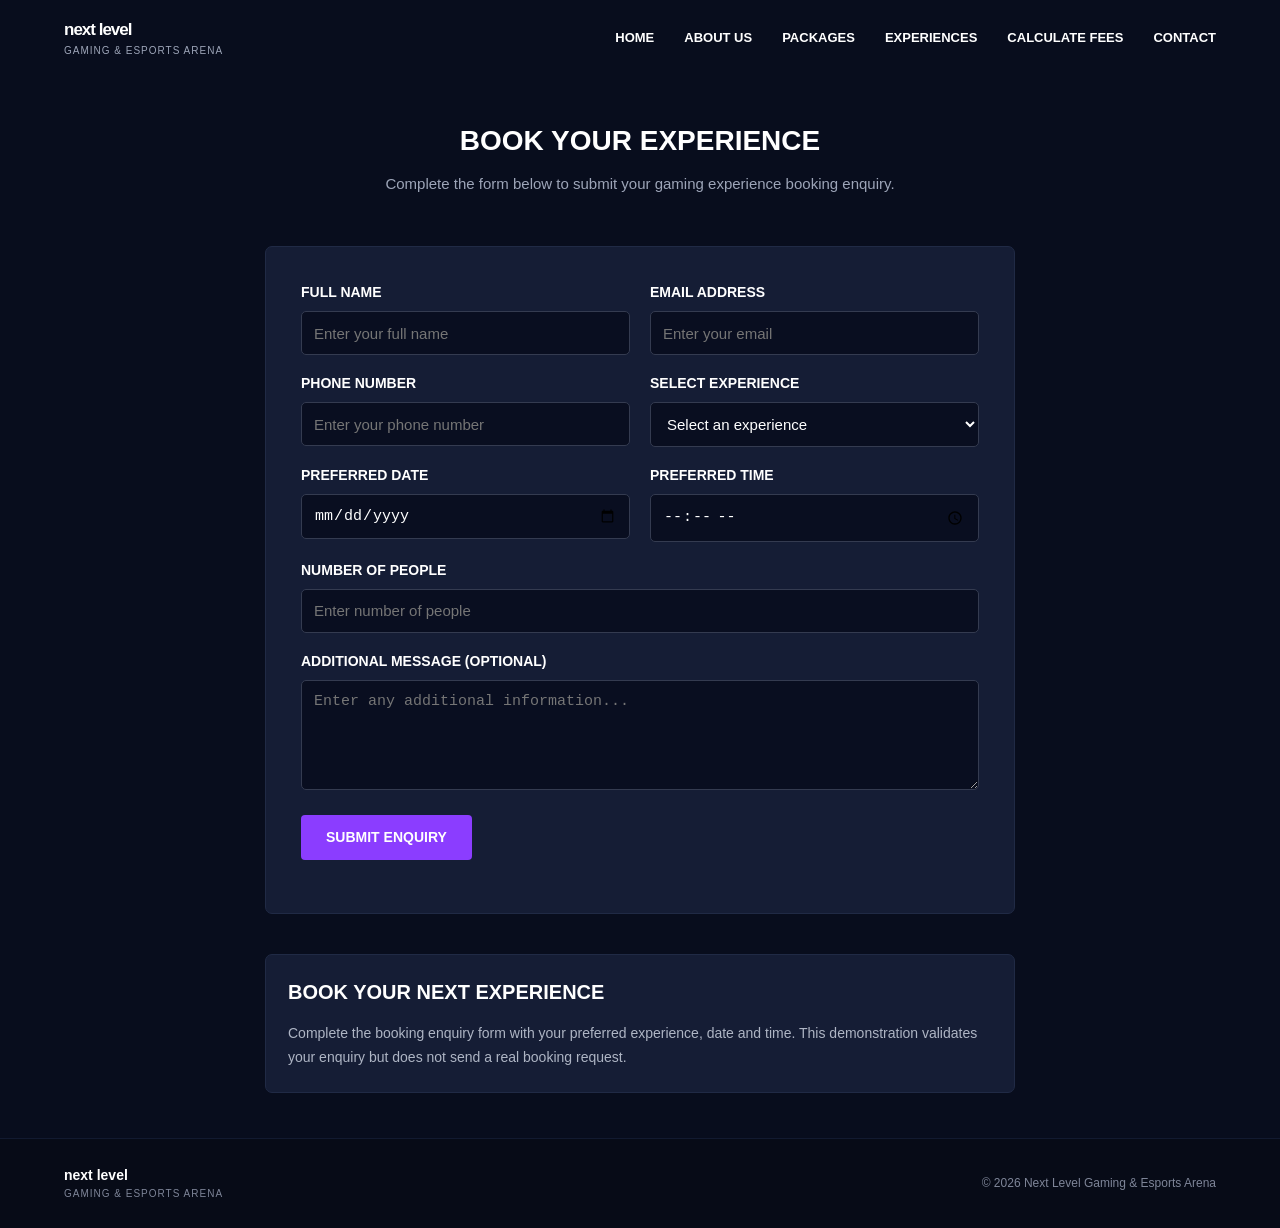
<file: booking.html>
<!DOCTYPE html>
<html lang="en">

<head>
    <meta charset="UTF-8">
    <meta name="viewport" content="width=device-width, initial-scale=1.0">

    <meta name="description"
          content="Submit a gaming experience booking enquiry at Next Level Gaming & Esports Arena.">

    <title>Booking Enquiry | Next Level</title>

    <link rel="stylesheet" href="style.css">
</head>

<body>

    <!-- NAVIGATION -->

    <header class="navbar">

        <div class="logo">
            <strong>next level</strong>
            <small>GAMING & ESPORTS ARENA</small>
        </div>

        <nav aria-label="Main navigation">
            <a href="index.html">HOME</a>
            <a href="about.html">ABOUT US</a>
            <a href="packages.html">PACKAGES</a>
            <a href="experiences.html">EXPERIENCES</a>
            <a href="fees.html">CALCULATE FEES</a>
            <a href="contact.html">CONTACT</a>
        </nav>

    </header>

    <!-- MAIN CONTENT -->

    <main>

        <section class="page">

            <h1 class="page-title">
                BOOK YOUR EXPERIENCE
            </h1>

            <p class="page-subtitle">
                Complete the form below to submit your
                gaming experience booking enquiry.
            </p>

            <!-- BOOKING FORM -->

            <div class="booking-box">

                <form id="bookingForm">

                    <!-- NAME AND EMAIL -->

                    <div class="booking-grid">

                        <div>
                            <label for="name">FULL NAME</label>

                            <input
                                type="text"
                                id="name"
                                name="name"
                                placeholder="Enter your full name"
                                minlength="2"
                                maxlength="100"
                                autocomplete="name"
                                required
                            >
                        </div>

                        <div>
                            <label for="email">EMAIL ADDRESS</label>

                            <input
                                type="email"
                                id="email"
                                name="email"
                                placeholder="Enter your email"
                                autocomplete="email"
                                required
                            >
                        </div>

                    </div>

                    <!-- PHONE AND EXPERIENCE -->

                    <div class="booking-grid">

                        <div>
                            <label for="phone">PHONE NUMBER</label>

                            <input
                                type="tel"
                                id="phone"
                                name="phone"
                                placeholder="Enter your phone number"
                                minlength="9"
                                maxlength="20"
                                autocomplete="tel"
                                required
                            >
                        </div>

                        <div>
                            <label for="experience">
                                SELECT EXPERIENCE
                            </label>

                            <select
                                id="experience"
                                name="experience"
                                required
                            >
                                <option value="">
                                    Select an experience
                                </option>

                                <option value="ultimate">
                                    Ultimate Gamer Pass
                                </option>

                                <option value="vip">
                                    VIP Gaming Experience
                                </option>

                                <option value="esports">
                                    Esports Training Package
                                </option>

                                <option value="vr">
                                    VR Experience
                                </option>

                                <option value="racing">
                                    Racing Experience
                                </option>

                                <option value="escape">
                                    Escape Room
                                </option>

                                <option value="birthday">
                                    Birthday Experience
                                </option>
                            </select>
                        </div>

                    </div>

                    <!-- DATE AND TIME -->

                    <div class="booking-grid">

                        <div>
                            <label for="date">PREFERRED DATE</label>

                            <input
                                type="date"
                                id="date"
                                name="date"
                                required
                            >
                        </div>

                        <div>
                            <label for="time">PREFERRED TIME</label>

                            <input
                                type="time"
                                id="time"
                                name="time"
                                min="10:00"
                                max="22:00"
                                required
                            >
                        </div>

                    </div>

                    <!-- NUMBER OF PEOPLE -->

                    <div>
                        <label for="people">
                            NUMBER OF PEOPLE
                        </label>

                        <input
                            type="number"
                            id="people"
                            name="people"
                            min="1"
                            max="20"
                            step="1"
                            placeholder="Enter number of people"
                            required
                        >
                    </div>

                    <!-- ADDITIONAL MESSAGE -->

                    <div>
                        <label for="message">
                            ADDITIONAL MESSAGE (OPTIONAL)
                        </label>

                        <textarea
                            id="message"
                            name="message"
                            maxlength="1000"
                            placeholder="Enter any additional information..."
                        ></textarea>
                    </div>

                    <!-- SUBMIT -->

                    <button
                        type="submit"
                        class="btn btn-purple"
                    >
                        SUBMIT ENQUIRY
                    </button>

                    <p
                        id="bookingStatus"
                        role="status"
                        aria-live="polite"
                    ></p>

                </form>

            </div>

            <!-- INFORMATION -->

            <div class="card booking-information">

                <h2>BOOK YOUR NEXT EXPERIENCE</h2>

                <p>
                    Complete the booking enquiry form with
                    your preferred experience, date and time.
                    This demonstration validates your enquiry
                    but does not send a real booking request.
                </p>

            </div>

        </section>

    </main>

    <!-- FOOTER -->

    <footer>

        <div class="footer-logo">
            <strong>next level</strong>
            <small>GAMING & ESPORTS ARENA</small>
        </div>

        <p>
            &copy; 2026 Next Level Gaming & Esports Arena
        </p>

    </footer>

    <!-- BOOKING JAVASCRIPT -->

    <script>
        const bookingForm = document.getElementById("bookingForm");
        const bookingStatus = document.getElementById("bookingStatus");
        const experienceSelect = document.getElementById("experience");
        const dateInput = document.getElementById("date");

        // Automatically select experience from URL
        const params = new URLSearchParams(window.location.search);
        const selectedExperience = params.get("experience");

        const validExperiences = [
            "ultimate", "vip", "esports", "vr",
            "racing", "escape", "birthday"
        ];

        if (validExperiences.includes(selectedExperience)) {
            experienceSelect.value = selectedExperience;
        }

        // Set today's date as the minimum
        function getTodayLocal() {
            const today = new Date();
            const year = today.getFullYear();
            const month = String(today.getMonth() + 1).padStart(2, "0");
            const day = String(today.getDate()).padStart(2, "0");

            return `${year}-${month}-${day}`;
        }

        dateInput.min = getTodayLocal();

        // Validate booking enquiry
        bookingForm.addEventListener("submit", function(event) {
            event.preventDefault();

            bookingStatus.textContent = "";

            const name = document.getElementById("name").value.trim();
            const email = document.getElementById("email").value.trim();
            const phone = document.getElementById("phone").value.trim();
            const experience = experienceSelect.value;
            const date = dateInput.value;
            const time = document.getElementById("time").value;
            const people = Number(document.getElementById("people").value);

            dateInput.min = getTodayLocal();

            if (!bookingForm.checkValidity()) {
                bookingForm.reportValidity();
                return;
            }

            if (
                name.length < 2 ||
                email === "" ||
                phone.length < 9 ||
                !validExperiences.includes(experience) ||
                date < getTodayLocal() ||
                time < "10:00" ||
                time > "22:00" ||
                !Number.isInteger(people) ||
                people < 1 ||
                people > 20
            ) {
                bookingStatus.textContent =
                    "Please check your details and enter valid booking information.";

                bookingStatus.style.color = "#ff6b6b";
                return;
            }

            bookingStatus.textContent =
                "Booking enquiry validated successfully. " +
                "This is a demonstration; no booking has been submitted.";

            bookingStatus.style.color = "#30FF88";

            bookingForm.reset();
        });
    </script>

</body>

</html>
</file>
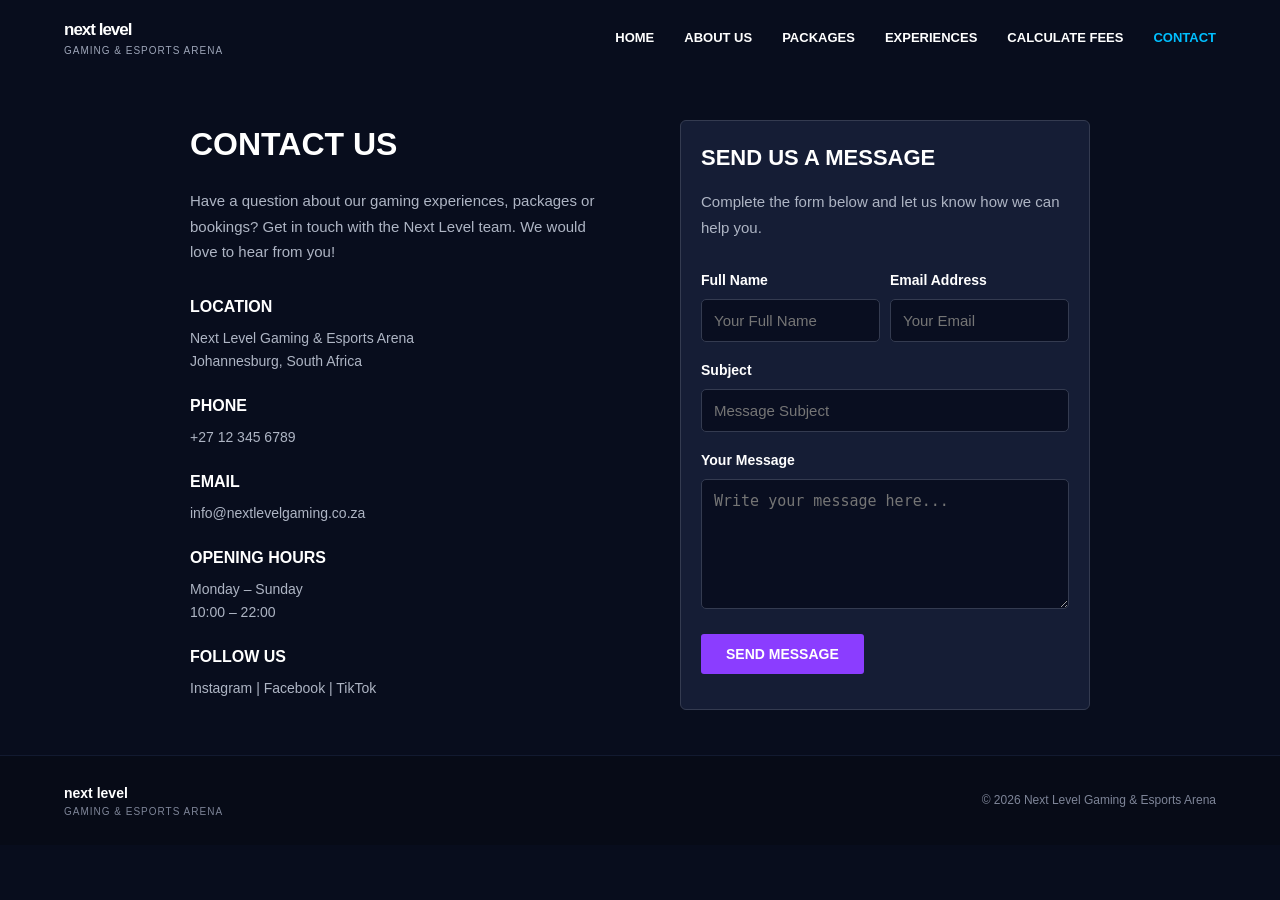
<file: contact.html>
<!DOCTYPE html>
<html lang="en">

<head>
    <meta charset="UTF-8">
    <meta name="viewport" content="width=device-width, initial-scale=1.0">

    <title>Contact Us | Next Level Gaming & Esports Arena</title>

    <link rel="stylesheet" href="style.css">
</head>

<body>

    <!-- =========================
         NAVIGATION
    ========================== -->

    <header class="navbar">

        <div class="logo">
            <strong>next level</strong>
            <small>GAMING & ESPORTS ARENA</small>
        </div>

        <nav aria-label="Main navigation">

            <a href="index.html">HOME</a>
            <a href="about.html">ABOUT US</a>
            <a href="packages.html">PACKAGES</a>
            <a href="experiences.html">EXPERIENCES</a>
            <a href="fees.html">CALCULATE FEES</a>
            <a href="contact.html" class="active" aria-current="page">
                CONTACT
            </a>

        </nav>

    </header>

    <!-- =========================
         MAIN CONTENT
    ========================== -->

    <main>

        <section class="page">

            <div class="contact-page">

                <!-- CONTACT INFORMATION -->

                <div class="contact-information">

                    <h1>CONTACT US</h1>

                    <p class="contact-intro">
                        Have a question about our gaming experiences,
                        packages or bookings? Get in touch with the
                        Next Level team. We would love to hear from you!
                    </p>

                    <!-- LOCATION -->

                    <div class="contact-detail">

                        <h2>LOCATION</h2>

                        <p>
                            Next Level Gaming & Esports Arena<br>
                            Johannesburg, South Africa
                        </p>

                    </div>

                    <!-- PHONE -->

                    <div class="contact-detail">

                        <h2>PHONE</h2>

                        <p>
                            <a href="tel:+27123456789">
                                +27 12 345 6789
                            </a>
                        </p>

                    </div>

                    <!-- EMAIL -->

                    <div class="contact-detail">

                        <h2>EMAIL</h2>

                        <p>
                            <a href="mailto:info@nextlevelgaming.co.za">
                                info@nextlevelgaming.co.za
                            </a>
                        </p>

                    </div>

                    <!-- OPENING HOURS -->

                    <div class="contact-detail">

                        <h2>OPENING HOURS</h2>

                        <p>
                            Monday – Sunday<br>
                            10:00 – 22:00
                        </p>

                    </div>

                    <!-- SOCIAL MEDIA -->

                    <div class="follow-us">

                        <h2>FOLLOW US</h2>

                        <p>
                            Instagram | Facebook | TikTok
                        </p>

                    </div>

                </div>

                <!-- =========================
                     CONTACT FORM
                ========================== -->

                <div class="message-box">

                    <h2>SEND US A MESSAGE</h2>

                    <p class="contact-intro">
                        Complete the form below and let us know
                        how we can help you.
                    </p>

                    <form id="contactForm">

                        <!-- NAME AND EMAIL -->

                        <div class="message-row">

                            <div>

                                <label for="contactName">
                                    Full Name
                                </label>

                                <input
                                    type="text"
                                    id="contactName"
                                    name="name"
                                    placeholder="Your Full Name"
                                    minlength="2"
                                    maxlength="100"
                                    autocomplete="name"
                                    required
                                >

                            </div>

                            <div>

                                <label for="contactEmail">
                                    Email Address
                                </label>

                                <input
                                    type="email"
                                    id="contactEmail"
                                    name="email"
                                    placeholder="Your Email"
                                    autocomplete="email"
                                    required
                                >

                            </div>

                        </div>

                        <!-- SUBJECT -->

                        <label for="contactSubject">
                            Subject
                        </label>

                        <input
                            type="text"
                            id="contactSubject"
                            name="subject"
                            placeholder="Message Subject"
                            maxlength="150"
                            required
                        >

                        <!-- MESSAGE -->

                        <label for="contactMessage">
                            Your Message
                        </label>

                        <textarea
                            id="contactMessage"
                            name="message"
                            placeholder="Write your message here..."
                            minlength="10"
                            maxlength="2000"
                            required
                        ></textarea>

                        <!-- SUBMIT BUTTON -->

                        <button
                            type="submit"
                            class="send-button"
                        >
                            SEND MESSAGE
                        </button>

                        <!-- FORM FEEDBACK -->

                        <p
                            id="formStatus"
                            role="status"
                            aria-live="polite"
                        ></p>

                    </form>

                </div>

            </div>

        </section>

    </main>

    <!-- =========================
         FOOTER
    ========================== -->

    <footer>

        <div class="footer-logo">

            <strong>next level</strong>

            <small>
                GAMING & ESPORTS ARENA
            </small>

        </div>

        <p>
            &copy; 2026 Next Level Gaming & Esports Arena
        </p>

    </footer>

    <!-- =========================
         CONTACT FORM JAVASCRIPT
    ========================== -->

    <script>

        const contactForm =
            document.getElementById("contactForm");

        const formStatus =
            document.getElementById("formStatus");

        contactForm.addEventListener("submit", function(event) {

            event.preventDefault();

            // Check browser validation

            if (!contactForm.checkValidity()) {

                contactForm.reportValidity();
                return;

            }

            // Retrieve form values

            const name =
                document.getElementById("contactName").value.trim();

            const email =
                document.getElementById("contactEmail").value.trim();

            const subject =
                document.getElementById("contactSubject").value.trim();

            const message =
                document.getElementById("contactMessage").value.trim();

            // Additional validation

            if (
                name.length < 2 ||
                email === "" ||
                subject === "" ||
                message.length < 10
            ) {

                formStatus.textContent =
                    "Please complete all fields correctly.";

                formStatus.style.color = "#ff6b6b";

                return;

            }

            // Demonstration feedback

            formStatus.textContent =
                "Form validated successfully. This is a demonstration; no message has been sent.";

            formStatus.style.color = "#30FF88";

            // Clear the form

            contactForm.reset();

        });

    </script>

</body>

</html>
</file>
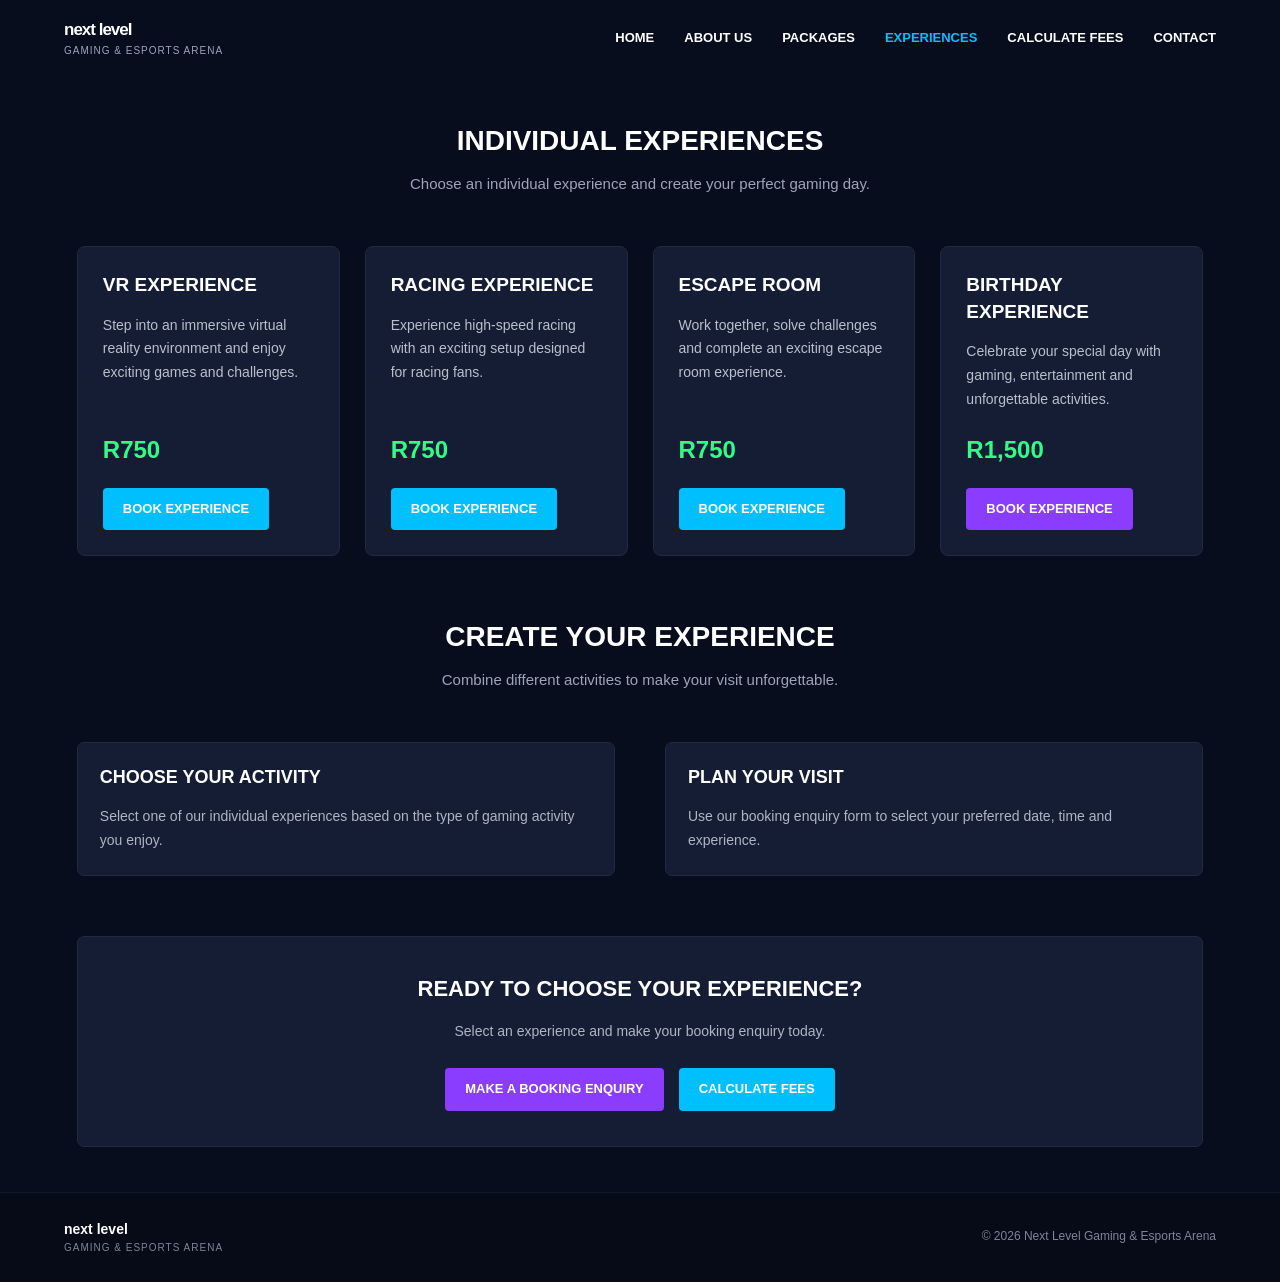
<file: experiences.html>
<!DOCTYPE html>
<html lang="en">

<head>
    <meta charset="UTF-8">
    <meta name="viewport" content="width=device-width, initial-scale=1.0">

    <meta name="description"
          content="Discover virtual reality, racing, escape room and birthday gaming experiences at Next Level Gaming & Esports Arena.">

    <title>Individual Experiences | Next Level</title>

    <link rel="stylesheet" href="style.css">
</head>

<body>

    <!-- NAVIGATION -->

    <header class="navbar">

        <div class="logo">
            <strong>next level</strong>
            <small>GAMING & ESPORTS ARENA</small>
        </div>

        <nav aria-label="Main navigation">
            <a href="index.html">HOME</a>
            <a href="about.html">ABOUT US</a>
            <a href="packages.html">PACKAGES</a>
            <a href="experiences.html"
               class="active"
               aria-current="page">EXPERIENCES</a>
            <a href="fees.html">CALCULATE FEES</a>
            <a href="contact.html">CONTACT</a>
        </nav>

    </header>

    <!-- MAIN CONTENT -->

    <main>

        <section class="page">

            <h1 class="page-title">
                INDIVIDUAL EXPERIENCES
            </h1>

            <p class="page-subtitle">
                Choose an individual experience and
                create your perfect gaming day.
            </p>

            <!-- EXPERIENCE GRID -->

            <div class="individual-grid">

                <!-- VR EXPERIENCE -->

                <article class="individual-card">

                    <h2>VR EXPERIENCE</h2>

                    <p>
                        Step into an immersive virtual reality
                        environment and enjoy exciting games
                        and challenges.
                    </p>

                    <p class="price">R750</p>

                    <a href="booking.html?experience=vr"
                       class="btn">
                        BOOK EXPERIENCE
                    </a>

                </article>

                <!-- RACING EXPERIENCE -->

                <article class="individual-card">

                    <h2>RACING EXPERIENCE</h2>

                    <p>
                        Experience high-speed racing with an
                        exciting setup designed for racing fans.
                    </p>

                    <p class="price">R750</p>

                    <a href="booking.html?experience=racing"
                       class="btn">
                        BOOK EXPERIENCE
                    </a>

                </article>

                <!-- ESCAPE ROOM -->

                <article class="individual-card">

                    <h2>ESCAPE ROOM</h2>

                    <p>
                        Work together, solve challenges
                        and complete an exciting escape
                        room experience.
                    </p>

                    <p class="price">R750</p>

                    <a href="booking.html?experience=escape"
                       class="btn">
                        BOOK EXPERIENCE
                    </a>

                </article>

                <!-- BIRTHDAY EXPERIENCE -->

                <article class="individual-card">

                    <h2>BIRTHDAY EXPERIENCE</h2>

                    <p>
                        Celebrate your special day with gaming,
                        entertainment and unforgettable activities.
                    </p>

                    <p class="price">R1,500</p>

                    <a href="booking.html?experience=birthday"
                       class="btn btn-purple">
                        BOOK EXPERIENCE
                    </a>

                </article>

            </div>

            <!-- CREATE YOUR EXPERIENCE -->

            <section class="experience-info">

                <h2 class="page-title">
                    CREATE YOUR EXPERIENCE
                </h2>

                <p class="page-subtitle">
                    Combine different activities to make
                    your visit unforgettable.
                </p>

                <div class="about-content">

                    <article class="card">

                        <h3>CHOOSE YOUR ACTIVITY</h3>

                        <p>
                            Select one of our individual
                            experiences based on the type
                            of gaming activity you enjoy.
                        </p>

                    </article>

                    <article class="card">

                        <h3>PLAN YOUR VISIT</h3>

                        <p>
                            Use our booking enquiry form
                            to select your preferred date,
                            time and experience.
                        </p>

                    </article>

                </div>

            </section>

            <!-- CALL TO ACTION -->

            <div class="card experiences-cta">

                <h2>
                    READY TO CHOOSE YOUR EXPERIENCE?
                </h2>

                <p>
                    Select an experience and make your
                    booking enquiry today.
                </p>

                <div class="experiences-actions">

                    <a href="booking.html"
                       class="btn btn-purple">
                        MAKE A BOOKING ENQUIRY
                    </a>

                    <a href="fees.html" class="btn">
                        CALCULATE FEES
                    </a>

                </div>

            </div>

        </section>

    </main>

    <!-- FOOTER -->

    <footer>

        <div class="footer-logo">
            <strong>next level</strong>
            <small>GAMING & ESPORTS ARENA</small>
        </div>

        <p>
            &copy; 2026 Next Level Gaming & Esports Arena
        </p>

    </footer>

</body>

</html>
</file>
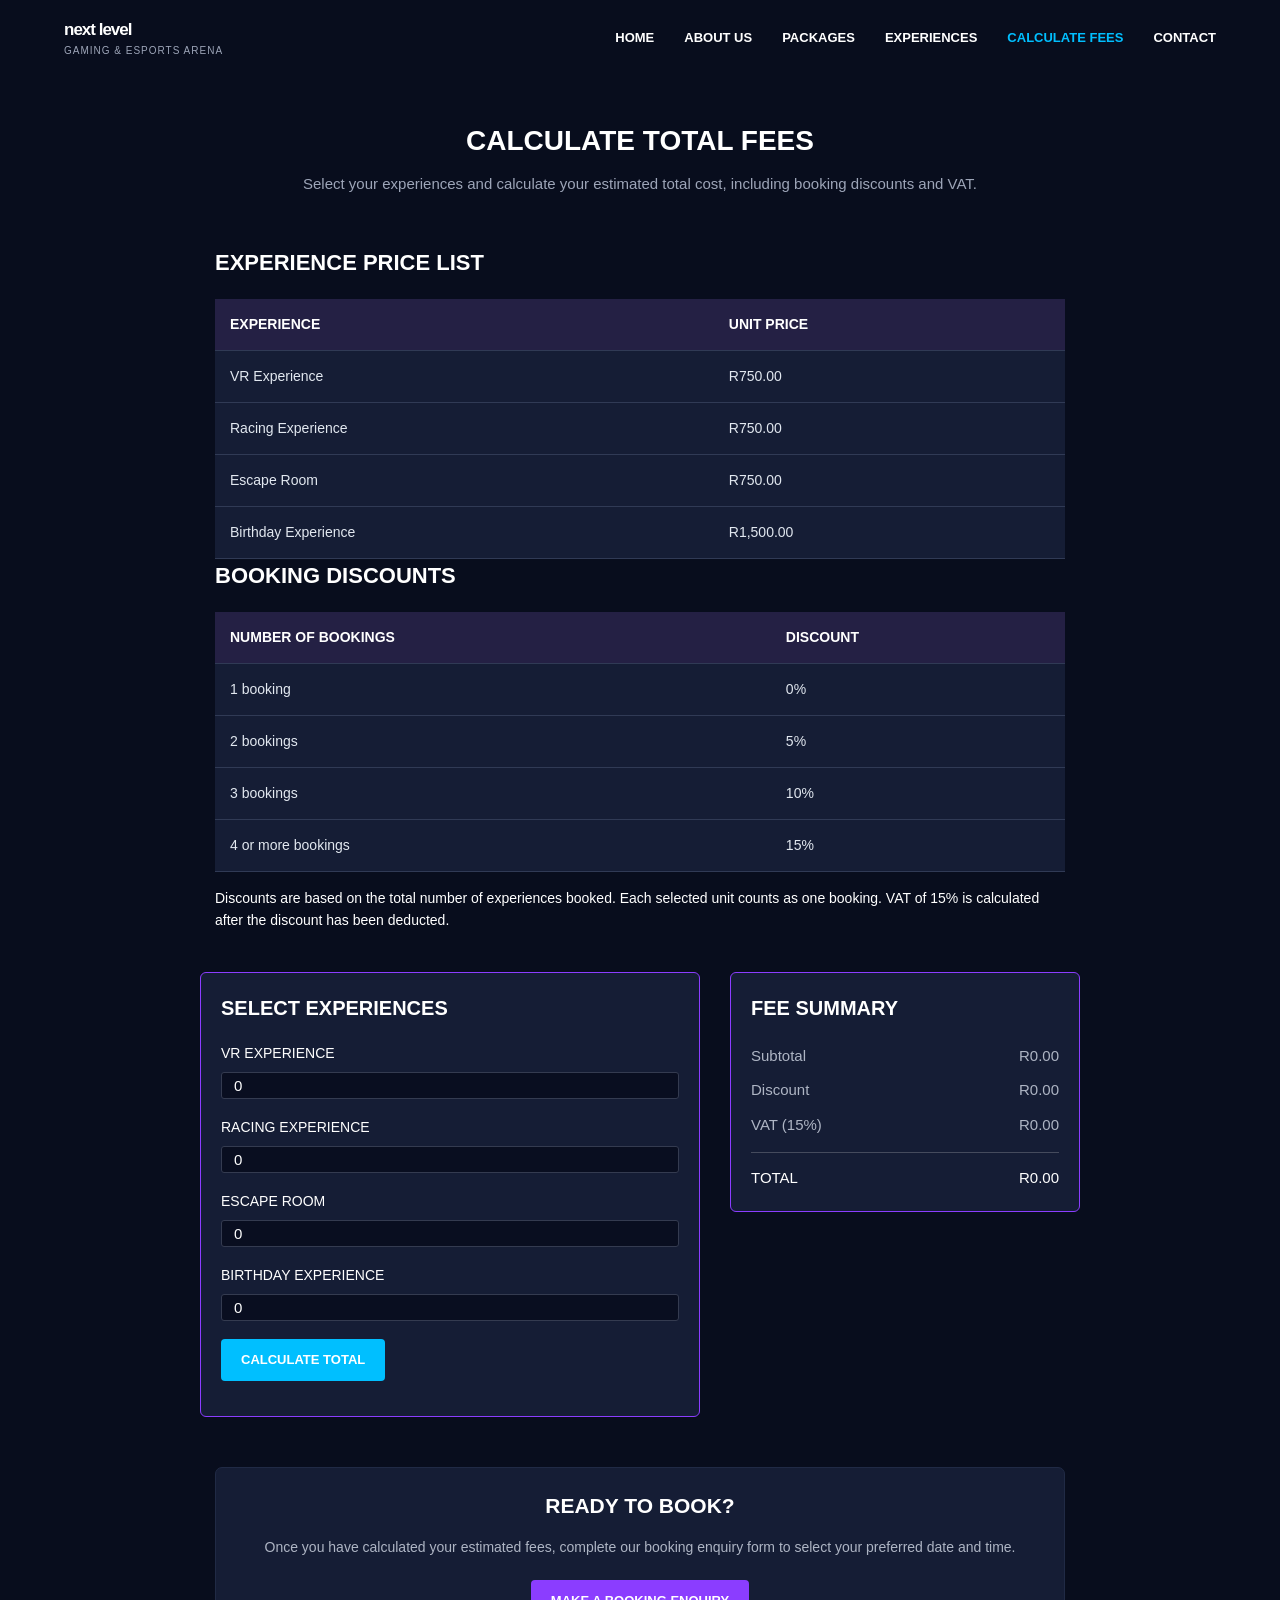
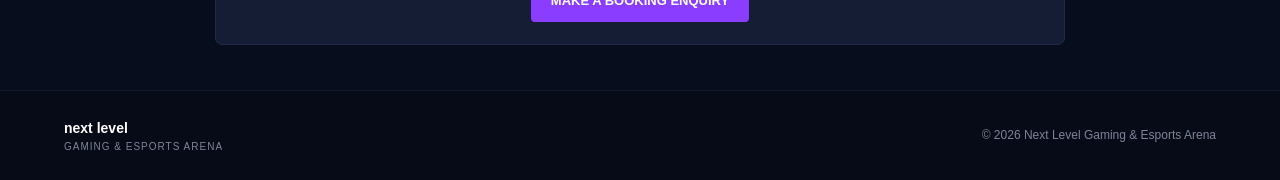
<file: fees.html>
<!DOCTYPE html>
<html lang="en">

<head>
    <meta charset="UTF-8">
    <meta name="viewport" content="width=device-width, initial-scale=1.0">

    <meta
        name="description"
        content="Calculate gaming experience fees, booking discounts and VAT at Next Level Gaming & Esports Arena."
    >

    <title>Calculate Total Fees | Next Level</title>

    <link rel="stylesheet" href="style.css">
</head>

<body>

    <!-- NAVIGATION -->

    <header class="navbar">

        <div class="logo">
            <strong>next level</strong>
            <small>GAMING & ESPORTS ARENA</small>
        </div>

        <nav aria-label="Main navigation">

            <a href="index.html">HOME</a>
            <a href="about.html">ABOUT US</a>
            <a href="packages.html">PACKAGES</a>
            <a href="experiences.html">EXPERIENCES</a>

            <a
                href="fees.html"
                class="active"
                aria-current="page"
            >
                CALCULATE FEES
            </a>

            <a href="contact.html">CONTACT</a>

        </nav>

    </header>

    <!-- MAIN CONTENT -->

    <main>

        <section class="page">

            <h1 class="page-title">
                CALCULATE TOTAL FEES
            </h1>

            <p class="page-subtitle">
                Select your experiences and calculate
                your estimated total cost, including
                booking discounts and VAT.
            </p>

            <!-- PRICE TABLE -->

            <div class="fee-price-section">

                <h2>EXPERIENCE PRICE LIST</h2>

                <div class="fee-table-wrapper">

                    <table class="fee-price-table">

                        <thead>
                            <tr>
                                <th scope="col">EXPERIENCE</th>
                                <th scope="col">UNIT PRICE</th>
                            </tr>
                        </thead>

                        <tbody>

                            <tr>
                                <td>VR Experience</td>
                                <td>R750.00</td>
                            </tr>

                            <tr>
                                <td>Racing Experience</td>
                                <td>R750.00</td>
                            </tr>

                            <tr>
                                <td>Escape Room</td>
                                <td>R750.00</td>
                            </tr>

                            <tr>
                                <td>Birthday Experience</td>
                                <td>R1,500.00</td>
                            </tr>

                        </tbody>

                    </table>

                </div>

                <h2>BOOKING DISCOUNTS</h2>

                <div class="fee-table-wrapper">

                    <table class="fee-price-table">

                        <thead>
                            <tr>
                                <th scope="col">NUMBER OF BOOKINGS</th>
                                <th scope="col">DISCOUNT</th>
                            </tr>
                        </thead>

                        <tbody>

                            <tr>
                                <td>1 booking</td>
                                <td>0%</td>
                            </tr>

                            <tr>
                                <td>2 bookings</td>
                                <td>5%</td>
                            </tr>

                            <tr>
                                <td>3 bookings</td>
                                <td>10%</td>
                            </tr>

                            <tr>
                                <td>4 or more bookings</td>
                                <td>15%</td>
                            </tr>

                        </tbody>

                    </table>

                </div>

                <p class="fee-note">
                    Discounts are based on the total number
                    of experiences booked. Each selected
                    unit counts as one booking. VAT of 15%
                    is calculated after the discount has
                    been deducted.
                </p>

            </div>

            <!-- FEE CALCULATOR -->

            <div class="fees-content">

                <!-- FORM -->

                <form class="fee-form" id="feeForm">

                    <h2>SELECT EXPERIENCES</h2>

                    <label for="vr">
                        VR EXPERIENCE
                    </label>

                    <input
                        type="number"
                        id="vr"
                        name="vr"
                        min="0"
                        step="1"
                        value="0"
                        required
                    >

                    <label for="racing">
                        RACING EXPERIENCE
                    </label>

                    <input
                        type="number"
                        id="racing"
                        name="racing"
                        min="0"
                        step="1"
                        value="0"
                        required
                    >

                    <label for="escape">
                        ESCAPE ROOM
                    </label>

                    <input
                        type="number"
                        id="escape"
                        name="escape"
                        min="0"
                        step="1"
                        value="0"
                        required
                    >

                    <label for="birthday">
                        BIRTHDAY EXPERIENCE
                    </label>

                    <input
                        type="number"
                        id="birthday"
                        name="birthday"
                        min="0"
                        step="1"
                        value="0"
                        required
                    >

                    <button type="submit" class="btn">
                        CALCULATE TOTAL
                    </button>

                    <p
                        id="feeError"
                        role="alert"
                        aria-live="assertive"
                    ></p>

                </form>

                <!-- FEE SUMMARY -->

                <div class="fee-summary" aria-live="polite">

                    <h2>FEE SUMMARY</h2>

                    <div class="summary-line">
                        <span>Subtotal</span>
                        <span id="subtotal">R0.00</span>
                    </div>

                    <div class="summary-line">
                        <span>Discount</span>
                        <span id="discount">R0.00</span>
                    </div>

                    <div class="summary-line">
                        <span>VAT (15%)</span>
                        <span id="vat">R0.00</span>
                    </div>

                    <div class="summary-total">
                        <span>TOTAL</span>
                        <span id="total">R0.00</span>
                    </div>

                </div>

            </div>

            <!-- ADDITIONAL INFORMATION -->

            <div class="card fees-information">

                <h2>READY TO BOOK?</h2>

                <p>
                    Once you have calculated your estimated
                    fees, complete our booking enquiry form
                    to select your preferred date and time.
                </p>

                <a
                    href="booking.html"
                    class="btn btn-purple"
                >
                    MAKE A BOOKING ENQUIRY
                </a>

            </div>

        </section>

    </main>

    <!-- FOOTER -->

    <footer>

        <div class="footer-logo">
            <strong>next level</strong>
            <small>GAMING & ESPORTS ARENA</small>
        </div>

        <p>
            &copy; 2026 Next Level Gaming & Esports Arena
        </p>

    </footer>

    <script src="script.js"></script>

</body>

</html>
</file>
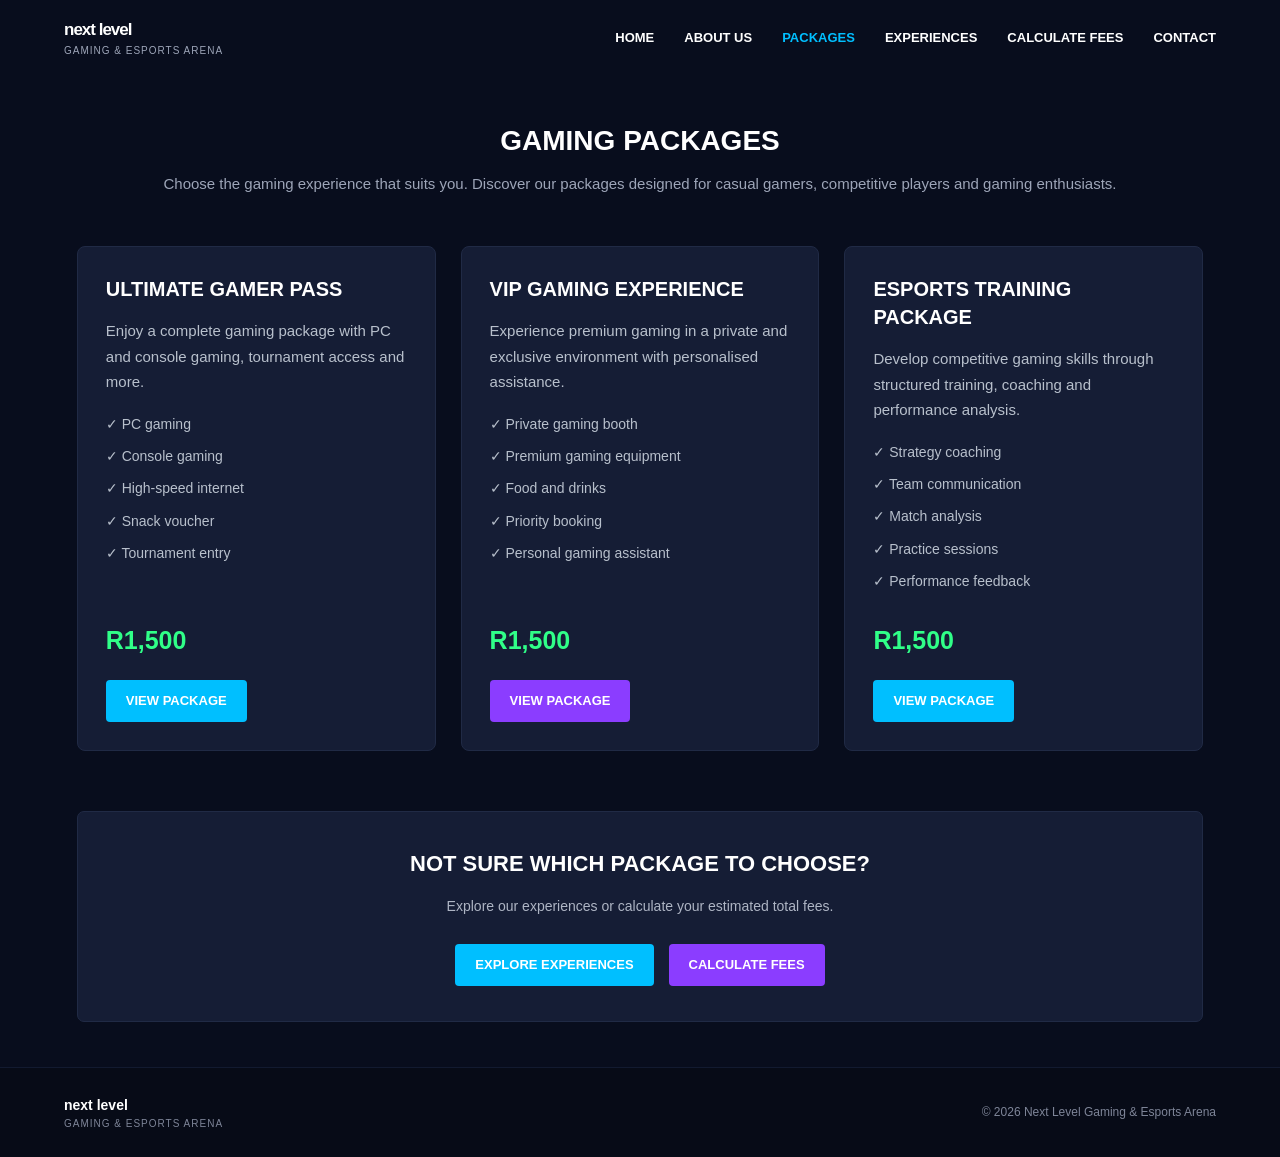
<file: packages.html>
<!DOCTYPE html>
<html lang="en">

<head>
    <meta charset="UTF-8">
    <meta name="viewport" content="width=device-width, initial-scale=1.0">

    <meta name="description"
          content="Explore gaming and esports packages at Next Level Gaming & Esports Arena.">

    <title>Gaming Packages | Next Level</title>

    <link rel="stylesheet" href="style.css">
</head>

<body>

    <!-- NAVIGATION -->

    <header class="navbar">

        <div class="logo">
            <strong>next level</strong>
            <small>GAMING & ESPORTS ARENA</small>
        </div>

        <nav aria-label="Main navigation">
            <a href="index.html">HOME</a>
            <a href="about.html">ABOUT US</a>
            <a href="packages.html"
               class="active"
               aria-current="page">PACKAGES</a>
            <a href="experiences.html">EXPERIENCES</a>
            <a href="fees.html">CALCULATE FEES</a>
            <a href="contact.html">CONTACT</a>
        </nav>

    </header>

    <!-- MAIN CONTENT -->

    <main>

        <section class="page">

            <h1 class="page-title">
                GAMING PACKAGES
            </h1>

            <p class="page-subtitle">
                Choose the gaming experience that suits you.
                Discover our packages designed for casual
                gamers, competitive players and gaming enthusiasts.
            </p>

            <!-- PACKAGE CARDS -->

            <div class="package-grid">

                <!-- ULTIMATE GAMER PASS -->

                <article class="package-card">

                    <h2>ULTIMATE GAMER PASS</h2>

                    <p>
                        Enjoy a complete gaming package
                        with PC and console gaming,
                        tournament access and more.
                    </p>

                    <ul>
                        <li>✓ PC gaming</li>
                        <li>✓ Console gaming</li>
                        <li>✓ High-speed internet</li>
                        <li>✓ Snack voucher</li>
                        <li>✓ Tournament entry</li>
                    </ul>

                    <p class="price">R1,500</p>

                    <a href="ultimate-gamer-pass.html" class="btn">
                        VIEW PACKAGE
                    </a>

                </article>

                <!-- VIP GAMING EXPERIENCE -->

                <article class="package-card">

                    <h2>VIP GAMING EXPERIENCE</h2>

                    <p>
                        Experience premium gaming in a
                        private and exclusive environment
                        with personalised assistance.
                    </p>

                    <ul>
                        <li>✓ Private gaming booth</li>
                        <li>✓ Premium gaming equipment</li>
                        <li>✓ Food and drinks</li>
                        <li>✓ Priority booking</li>
                        <li>✓ Personal gaming assistant</li>
                    </ul>

                    <p class="price">R1,500</p>

                    <a href="vip.html" class="btn btn-purple">
                        VIEW PACKAGE
                    </a>

                </article>

                <!-- ESPORTS TRAINING -->

                <article class="package-card">

                    <h2>ESPORTS TRAINING PACKAGE</h2>

                    <p>
                        Develop competitive gaming skills
                        through structured training,
                        coaching and performance analysis.
                    </p>

                    <ul>
                        <li>✓ Strategy coaching</li>
                        <li>✓ Team communication</li>
                        <li>✓ Match analysis</li>
                        <li>✓ Practice sessions</li>
                        <li>✓ Performance feedback</li>
                    </ul>

                    <p class="price">R1,500</p>

                    <a href="esports.html" class="btn">
                        VIEW PACKAGE
                    </a>

                </article>

            </div>

            <!-- CALL TO ACTION -->

            <div class="card packages-cta">

                <h2>
                    NOT SURE WHICH PACKAGE TO CHOOSE?
                </h2>

                <p>
                    Explore our experiences or calculate
                    your estimated total fees.
                </p>

                <div class="packages-actions">

                    <a href="experiences.html" class="btn">
                        EXPLORE EXPERIENCES
                    </a>

                    <a href="fees.html" class="btn btn-purple">
                        CALCULATE FEES
                    </a>

                </div>

            </div>

        </section>

    </main>

    <!-- FOOTER -->

    <footer>

        <div class="footer-logo">
            <strong>next level</strong>
            <small>GAMING & ESPORTS ARENA</small>
        </div>

        <p>
            &copy; 2026 Next Level Gaming & Esports Arena
        </p>

    </footer>

</body>

</html>
</file>
<file: style.css>
/* =========================================
   NEXT LEVEL GAMING & ESPORTS ARENA
   PHASE 3 - WEBSITE
========================================= */


/* =========================================
   GENERAL
========================================= */

* {
    margin: 0;
    padding: 0;
    box-sizing: border-box;
}

html {
    scroll-behavior: smooth;
}

body {
    background: #080d1d;
    color: #ffffff;
    font-family: Arial, Helvetica, sans-serif;
    min-height: 100vh;
}

a {
    text-decoration: none;
    color: inherit;
}

img {
    max-width: 100%;
    display: block;
}


/* =========================================
   NAVIGATION BAR
========================================= */

.navbar {
    width: 100%;
    height: 75px;

    padding: 0 5%;

    display: flex;
    align-items: center;
    justify-content: space-between;

    background: #080d1d;
}


/* LOGO */

.logo {
    display: flex;
    flex-direction: column;
}

.logo strong {
    font-size: 17px;
    font-weight: 700;
    letter-spacing: -1px;
}

.logo small {
    font-size: 5px;
    letter-spacing: 1px;
    color: #9da5b8;
}


/* NAVIGATION */

.navbar nav {
    display: flex;
    align-items: center;
    gap: 30px;
}

.navbar nav a {
    color: #ffffff;

    font-size: 8px;
    font-weight: 600;

    transition: 0.3s;
}

.navbar nav a:hover {
    color: #00bfff;
}

.navbar nav a.active {
    color: #00bfff;
}


/* =========================================
   COMMON PAGE
========================================= */

.page {
    width: 100%;
    min-height: 500px;
    padding: 45px 6%;
}


/* PAGE TITLE */

.page-title {
    text-align: center;

    font-size: 28px;
    font-weight: 800;

    margin-bottom: 10px;
}

.page-subtitle {
    text-align: center;

    color: #9da5b8;

    font-size: 8px;

    margin-bottom: 50px;
}


/* =========================================
   BUTTONS
========================================= */

.btn {
    display: inline-block;

    background: #00bfff;
    color: #ffffff;

    padding: 10px 20px;

    border-radius: 4px;

    font-size: 8px;
    font-weight: 700;

    border: none;

    cursor: pointer;

    transition: 0.3s;
}

.btn:hover {
    background: #8b3dff;
}


.btn-purple {
    background: #8b3dff;
}

.btn-purple:hover {
    background: #00bfff;
}


/* =========================================
   CARDS
========================================= */

.card {
    background: #151d35;

    border-radius: 7px;

    padding: 22px;

    border: 1px solid #202a45;

    transition: 0.3s;
}

.card:hover {
    transform: translateY(-4px);
    border-color: #8b3dff;
}

.card h3 {
    color: #ffffff;

    font-size: 11px;

    margin-bottom: 15px;
}

.card p {
    color: #aeb5c4;

    font-size: 7px;

    line-height: 1.6;
}


/* =========================================
   PRICE
========================================= */

.price {
    color: #8b3dff;

    font-size: 12px;
    font-weight: 700;

    margin: 15px 0;
}


/* =========================================
   IMAGE
========================================= */

.section-image {
    width: 100%;
    height: 200px;

    object-fit: cover;

    border-radius: 5px;
}


/* =========================================
   HOME PAGE
========================================= */

.hero {
    min-height: 500px;

    padding: 80px 7%;

    display: flex;
    align-items: center;

    background:
        linear-gradient(
            rgba(5, 10, 25, 0.55),
            rgba(5, 10, 25, 0.85)
        ),
        url("images/gaming.jpg");

    background-size: cover;
    background-position: center;
}

.hero-content {
    max-width: 500px;
}

.hero-small {
    color: #00bfff;

    font-size: 8px;

    font-weight: 700;

    margin-bottom: 15px;
}

.hero h1 {
    font-size: 42px;

    line-height: 1.05;

    margin-bottom: 18px;
}

.hero p {
    color: #b5bdcc;

    font-size: 9px;

    line-height: 1.6;

    margin-bottom: 25px;
}


/* =========================================
   EXPERIENCE CARDS
========================================= */

.experience-grid {
    display: grid;

    grid-template-columns:
        repeat(4, 1fr);

    gap: 25px;
}

.experience-card {
    background: #151d35;

    border-radius: 6px;

    padding: 20px;

    min-height: 145px;

    border: 1px solid #202a45;
}

.experience-card h3 {
    font-size: 9px;

    margin-bottom: 12px;
}

.experience-card p {
    color: #9da5b8;

    font-size: 6px;

    line-height: 1.5;

    margin-bottom: 15px;
}

.experience-card a {
    color: #00bfff;

    font-size: 6px;

    font-weight: 700;
}


/* =========================================
   PACKAGE GRID
========================================= */

.package-grid {
    display: grid;

    grid-template-columns:
        repeat(3, 1fr);

    gap: 40px;

    align-items: stretch;
}

.package-card {
    background: #151d35;

    border-radius: 7px;

    padding: 22px;

    min-height: 170px;

    border: 1px solid #202a45;
}

.package-card h3 {
    font-size: 10px;

    line-height: 1.4;

    margin-bottom: 12px;
}

.package-card ul {
    list-style: none;

    margin: 12px 0 18px;
}

.package-card li {
    color: #aeb5c4;

    font-size: 6px;

    margin-bottom: 5px;
}


/* =========================================
   INDIVIDUAL EXPERIENCE
========================================= */

.individual-grid {
    display: grid;

    grid-template-columns:
        repeat(4, 1fr);

    gap: 25px;
}

.individual-card {
    background: #151d35;

    padding: 20px;

    border-radius: 7px;

    min-height: 155px;

    border: 1px solid #202a45;
}

.individual-card h3 {
    font-size: 9px;

    line-height: 1.4;

    margin-bottom: 15px;
}

.individual-card p {
    color: #aeb5c4;

    font-size: 6px;

    line-height: 1.5;
}


/* =========================================
   ABOUT PAGE
========================================= */

.about-content {
    display: grid;

    grid-template-columns: 1fr 1fr;

    gap: 50px;

    align-items: center;
}

.about-image {
    width: 100%;

    height: 230px;

    object-fit: cover;

    border-radius: 5px;
}

.about-text h2 {
    font-size: 13px;

    margin-bottom: 8px;

    color: #ffffff;
}

.about-text p {
    color: #aeb5c4;

    font-size: 7px;

    line-height: 1.6;

    margin-bottom: 22px;
}


/* GOALS */

.goals {
    margin-top: 40px;

    display: grid;

    grid-template-columns:
        repeat(3, 1fr);

    gap: 20px;
}

.goal {
    background: #151d35;

    border: 1px solid #8b3dff;

    padding: 18px;

    border-radius: 6px;
}

.goal-number {
    color: #00bfff;

    font-size: 13px;

    font-weight: 700;
}

.goal h3 {
    display: inline;

    font-size: 8px;
}

.goal p {
    color: #aeb5c4;

    font-size: 6px;

    line-height: 1.5;

    margin-top: 8px;
}


/* =========================================
   INDIVIDUAL PACKAGE PAGE
========================================= */

.package-detail {
    display: grid;

    grid-template-columns:
        1fr 1fr;

    gap: 50px;

    align-items: center;

    min-height: 400px;
}

.package-detail-image {
    width: 100%;

    height: 250px;

    object-fit: cover;

    border-radius: 5px;
}

.package-detail-text h1 {
    font-size: 25px;

    margin-bottom: 15px;
}

.package-detail-text > p {
    color: #aeb5c4;

    font-size: 8px;

    line-height: 1.6;

    margin-bottom: 25px;
}

.package-detail-text h2 {
    font-size: 10px;

    margin-bottom: 15px;
}

.package-detail-text ul {
    list-style: none;

    margin-bottom: 25px;
}

.package-detail-text li {
    color: #ffffff;

    font-size: 8px;

    margin-bottom: 8px;
}


/* =========================================
   FEES PAGE
========================================= */

.fees-content {
    display: flex;

    justify-content: center;

    gap: 30px;
}

.fee-form,
.fee-summary {
    background: #151d35;

    border: 1px solid #8b3dff;

    border-radius: 6px;

    padding: 20px;
}

.fee-form {
    width: 350px;
}

.fee-summary {
    width: 210px;
}

.fee-form label {
    display: block;

    color: #ffffff;

    font-size: 7px;

    margin-bottom: 5px;
}

.fee-form input {
    width: 100%;

    height: 27px;

    background: #090e20;

    border: 1px solid #343b50;

    color: #ffffff;

    border-radius: 3px;

    margin-bottom: 13px;

    padding: 5px;

    font-size: 7px;
}

.fee-summary h2 {
    font-size: 11px;

    margin-bottom: 15px;
}

.summary-line {
    display: flex;

    justify-content: space-between;

    color: #aeb5c4;

    font-size: 7px;

    margin-bottom: 9px;
}

.summary-total {
    display: flex;

    justify-content: space-between;

    color: #ffffff;

    font-size: 8px;

    margin-top: 15px;

    padding-top: 12px;

    border-top: 1px solid #454b5d;
}


/* =========================================
   BOOKING PAGE
========================================= */

.booking-box {
    max-width: 650px;

    margin: 0 auto;

    background: #151d35;

    padding: 30px;

    border-radius: 7px;

    border: 1px solid #202a45;
}

.booking-grid {
    display: grid;

    grid-template-columns:
        1fr 1fr;

    gap: 15px;
}

.booking-box label {
    color: #ffffff;

    font-size: 7px;

    margin-bottom: 5px;

    display: block;
}

.booking-box input,
.booking-box select,
.booking-box textarea {
    width: 100%;

    background: #090e20;

    border: 1px solid #343b50;

    color: #ffffff;

    border-radius: 3px;

    padding: 8px;

    font-size: 7px;
}

.booking-box textarea {
    height: 80px;

    resize: none;
}


/* =========================================
   CONTACT PAGE
========================================= */

.contact-page {
    display: grid;

    grid-template-columns:
        1fr 1fr;

    gap: 80px;

    max-width: 900px;

    margin: 0 auto;
}

.contact-information h1 {
    font-size: 28px;

    margin-bottom: 12px;
}

.contact-intro {
    color: #aeb5c4;

    font-size: 7px;

    line-height: 1.6;

    margin-bottom: 30px;
}

.contact-detail {
    margin-bottom: 20px;
}

.contact-detail h2,
.follow-us h2 {
    font-size: 8px;

    margin-bottom: 5px;
}

.contact-detail p,
.follow-us p {
    color: #aeb5c4;

    font-size: 7px;

    line-height: 1.5;
}


/* MESSAGE BOX */

.message-box {
    background: #151d35;

    border: 1px solid #343b50;

    border-radius: 6px;

    padding: 20px;
}

.message-box h2 {
    font-size: 13px;

    margin-bottom: 15px;
}

.message-row {
    display: grid;

    grid-template-columns:
        1fr 1fr;

    gap: 10px;
}

.message-box input,
.message-box textarea {
    width: 100%;

    background: #090e20;

    border: 1px solid #343b50;

    color: #ffffff;

    border-radius: 3px;

    padding: 8px;

    font-size: 7px;

    margin-bottom: 10px;
}

.message-box textarea {
    height: 70px;

    resize: none;
}

.send-button {
    background: #8b3dff;

    color: #ffffff;

    border: none;

    border-radius: 3px;

    padding: 9px 25px;

    font-size: 7px;

    font-weight: 700;

    cursor: pointer;
}

.send-button:hover {
    background: #00bfff;
}


/* =========================================
   FOOTER
========================================= */

footer {
    width: 100%;

    min-height: 90px;

    background: #070b17;

    border-top: 1px solid #121a30;

    padding: 25px 5%;

    display: flex;

    align-items: center;

    justify-content: space-between;
}

.footer-logo {
    display: flex;

    flex-direction: column;
}

.footer-logo strong {
    font-size: 14px;
}

.footer-logo small {
    color: #7e8598;

    font-size: 5px;

    letter-spacing: 1px;
}

footer p {
    color: #7e8598;

    font-size: 6px;
}


/* =========================================
   RESPONSIVE
========================================= */

@media (max-width: 800px) {

    .navbar {
        height: auto;

        padding: 20px;

        flex-direction: column;

        gap: 20px;
    }

    .navbar nav {
        gap: 12px;

        flex-wrap: wrap;

        justify-content: center;
    }

    .hero h1 {
        font-size: 32px;
    }

    .experience-grid,
    .individual-grid,
    .package-grid,
    .goals {
        grid-template-columns: 1fr;
    }

    .about-content,
    .package-detail,
    .contact-page {
        grid-template-columns: 1fr;
    }

    .fees-content {
        flex-direction: column;

        align-items: center;
    }

    .booking-grid {
        grid-template-columns: 1fr;
    }

    footer {
        flex-direction: column;

        gap: 15px;

        text-align: center;
    }
}
/* =========================================
   CONTACT PAGE IMPROVEMENTS
========================================= */

.contact-information h1 {
    font-size: 32px;
    margin-bottom: 20px;
}

.contact-intro {
    font-size: 15px;
    line-height: 1.7;
    margin-bottom: 30px;
}

.contact-detail h2,
.follow-us h2 {
    font-size: 16px;
    margin-bottom: 8px;
}

.contact-detail p,
.follow-us p {
    font-size: 14px;
    line-height: 1.7;
}

.contact-detail a:hover {
    color: #00B8FF;
}

.message-box h2 {
    font-size: 22px;
    margin-bottom: 15px;
}

.message-box label {
    display: block;
    font-size: 14px;
    font-weight: 600;
    margin-bottom: 8px;
    color: #FFFFFF;
}

.message-box input,
.message-box textarea {
    font-size: 15px;
    padding: 12px;
    margin-bottom: 18px;
    border-radius: 5px;
}

.message-box input:focus,
.message-box textarea:focus {
    outline: 2px solid #00B8FF;
    outline-offset: 2px;
}

.message-box textarea {
    min-height: 130px;
    resize: vertical;
}

.send-button {
    font-size: 14px;
    padding: 12px 25px;
    transition: background 0.3s ease;
}

#formStatus {
    font-size: 14px;
    line-height: 1.6;
    margin-top: 15px;
}

@media (max-width: 800px) {

    .contact-page {
        grid-template-columns: 1fr;
        gap: 35px;
    }

    .message-row {
        grid-template-columns: 1fr;
        gap: 0;
    }

    .contact-information h1 {
        font-size: 26px;
    }

}

/* =========================================
   GAMING PACKAGES PAGE IMPROVEMENTS
========================================= */

.package-grid {
    display: grid;
    grid-template-columns: repeat(3, minmax(0, 1fr));
    gap: 25px;
    align-items: stretch;
}

.package-card {
    display: flex;
    flex-direction: column;
    background: #151d35;
    border: 1px solid #202a45;
    border-radius: 8px;
    padding: 28px;
    transition: transform 0.3s ease,
                border-color 0.3s ease;
}

.package-card:hover {
    transform: translateY(-5px);
    border-color: #7C3AED;
}

.package-card h2 {
    font-size: 20px;
    line-height: 1.4;
    margin-bottom: 15px;
}

.package-card > p:not(.price) {
    color: #B8C0CC;
    font-size: 15px;
    line-height: 1.7;
    margin-bottom: 18px;
}

.package-card ul {
    list-style: none;
    margin: 0 0 20px;
    padding: 0;
}

.package-card li {
    color: #B8C0CC;
    font-size: 14px;
    line-height: 1.6;
    margin-bottom: 10px;
}

.package-card .price {
    color: #30FF88;
    font-size: 25px;
    font-weight: 700;
    margin-top: auto;
    margin-bottom: 20px;
}

.package-card .btn {
    align-self: flex-start;
}

.packages-cta {
    text-align: center;
    margin-top: 60px;
    padding: 35px 20px;
}

.packages-cta h2 {
    font-size: 22px;
    margin-bottom: 15px;
}

.packages-cta p {
    font-size: 15px;
    line-height: 1.6;
}

.packages-actions {
    display: flex;
    justify-content: center;
    flex-wrap: wrap;
    gap: 15px;
    margin-top: 25px;
}

@media (max-width: 900px) {
    .package-grid {
        grid-template-columns: repeat(2, minmax(0, 1fr));
    }
}

@media (max-width: 600px) {
    .package-grid {
        grid-template-columns: 1fr;
    }

    .package-card {
        padding: 22px;
    }

    .packages-cta h2 {
        font-size: 19px;
    }
}

/* =========================================
   INDIVIDUAL EXPERIENCES IMPROVEMENTS
========================================= */

.individual-grid {
    display: grid;
    grid-template-columns: repeat(4, minmax(0, 1fr));
    gap: 25px;
}

.individual-card {
    display: flex;
    flex-direction: column;
    background: #151d35;
    border: 1px solid #202a45;
    border-radius: 8px;
    padding: 25px;
    transition: transform 0.3s ease,
                border-color 0.3s ease;
}

.individual-card:hover {
    transform: translateY(-5px);
    border-color: #7C3AED;
}

.individual-card h2 {
    font-size: 19px;
    line-height: 1.4;
    margin-bottom: 15px;
}

.individual-card > p:not(.price) {
    color: #B8C0CC;
    font-size: 14px;
    line-height: 1.7;
    margin-bottom: 20px;
}

.individual-card .price {
    color: #30FF88;
    font-size: 24px;
    font-weight: 700;
    margin-top: auto;
    margin-bottom: 20px;
}

.individual-card .btn {
    align-self: flex-start;
}

.experience-info {
    margin-top: 60px;
}

.experience-info .card h3 {
    font-size: 18px;
}

.experience-info .card p {
    font-size: 14px;
    line-height: 1.7;
}

.experiences-cta {
    text-align: center;
    margin-top: 60px;
    padding: 35px 20px;
}

.experiences-cta h2 {
    font-size: 22px;
    margin-bottom: 15px;
}

.experiences-cta p {
    font-size: 15px;
    line-height: 1.6;
}

.experiences-actions {
    display: flex;
    justify-content: center;
    flex-wrap: wrap;
    gap: 15px;
    margin-top: 25px;
}

@media (max-width: 1000px) {
    .individual-grid {
        grid-template-columns: repeat(2, minmax(0, 1fr));
    }
}

@media (max-width: 600px) {
    .individual-grid {
        grid-template-columns: 1fr;
    }

    .individual-card {
        padding: 22px;
    }

    .experiences-cta h2 {
        font-size: 19px;
    }
}

/* =========================================
   BOOKING PAGE IMPROVEMENTS
========================================= */

.booking-box {
    max-width: 750px;
    margin: 0 auto;
    padding: 35px;
}

.booking-grid {
    display: grid;
    grid-template-columns: repeat(2, minmax(0, 1fr));
    gap: 20px;
    margin-bottom: 18px;
}

.booking-box label {
    display: block;
    font-size: 14px;
    font-weight: 600;
    margin-bottom: 8px;
}

.booking-box input,
.booking-box select,
.booking-box textarea {
    width: 100%;
    min-height: 44px;
    padding: 12px;
    font-size: 15px;
    border-radius: 5px;
}

.booking-box > form > div:not(.booking-grid) {
    margin-bottom: 18px;
}

.booking-box textarea {
    min-height: 110px;
    resize: vertical;
}

.booking-box input:focus,
.booking-box select:focus,
.booking-box textarea:focus {
    outline: 2px solid #00B8FF;
    outline-offset: 2px;
}

.booking-box .btn {
    font-size: 14px;
    padding: 13px 25px;
}

#bookingStatus {
    font-size: 14px;
    line-height: 1.6;
    margin-top: 18px;
}

.booking-information {
    max-width: 750px;
    margin: 40px auto 0;
}

.booking-information h2 {
    font-size: 20px;
    margin-bottom: 15px;
}

.booking-information p {
    font-size: 14px;
    line-height: 1.7;
}

@media (max-width: 600px) {

    .booking-box {
        padding: 22px;
    }

    .booking-grid {
        grid-template-columns: 1fr;
        gap: 18px;
    }
}

/* =========================================
   PACKAGE DETAIL PAGE IMPROVEMENTS
========================================= */

.package-detail {
    display: grid;
    grid-template-columns: repeat(2, minmax(0, 1fr));
    gap: 40px;
    align-items: center;
}

.package-detail-image {
    display: block;
    width: 100%;
    height: auto;
    border-radius: 10px;
    object-fit: cover;
}

.package-detail-text h1 {
    font-size: 32px;
    line-height: 1.3;
    margin-bottom: 20px;
}

.package-detail-text > p:not(.price):not(.hero-small) {
    font-size: 15px;
    line-height: 1.7;
    margin-bottom: 25px;
}

.package-detail-text h2 {
    font-size: 19px;
    margin-bottom: 15px;
}

.package-detail-text ul {
    list-style: none;
    padding: 0;
    margin-bottom: 25px;
}

.package-detail-text li {
    font-size: 14px;
    line-height: 1.7;
    margin-bottom: 10px;
}

.package-detail-text .price {
    color: #30FF88;
    font-size: 28px;
    font-weight: 700;
    margin-bottom: 25px;
}

.package-detail-actions {
    display: flex;
    flex-wrap: wrap;
    gap: 15px;
}

.package-detail-cta {
    text-align: center;
    margin-top: 60px;
    padding: 35px 20px;
}

.package-detail-cta h2 {
    font-size: 22px;
    margin-bottom: 15px;
}

.package-detail-cta p {
    font-size: 15px;
    line-height: 1.7;
    margin-bottom: 25px;
}

.package-detail-cta .package-detail-actions {
    justify-content: center;
}

@media (max-width: 800px) {

    .package-detail {
        grid-template-columns: 1fr;
        gap: 30px;
    }

    .package-detail-text h1 {
        font-size: 26px;
    }

}

@media (max-width: 600px) {

    .package-detail-actions {
        flex-direction: column;
        align-items: stretch;
    }

    .package-detail-actions .btn {
        text-align: center;
    }

}

/* =========================================
   FEE CALCULATOR IMPROVEMENTS
========================================= */

.fee-price-section {
    max-width: 850px;
    margin: 0 auto 40px;
}

.fee-price-section h2 {
    font-size: 22px;
    margin-bottom: 20px;
}

.fee-table-wrapper {
    overflow-x: auto;
}

.fee-price-table {
    width: 100%;
    border-collapse: collapse;
    background: #151d35;
}

.fee-price-table th,
.fee-price-table td {
    padding: 15px;
    text-align: left;
    border-bottom: 1px solid #303a55;
    font-size: 14px;
}

.fee-price-table th {
    background: #242044;
    color: #FFFFFF;
}

.fee-price-table td {
    color: #E2E8F0;
}

.fee-note {
    margin-top: 15px;
    font-size: 14px;
    line-height: 1.6;
}

.fees-content {
    display: flex;
    justify-content: center;
    align-items: flex-start;
    gap: 30px;
    flex-wrap: wrap;
}

.fee-form {
    flex: 1 1 320px;
    width: auto;
    min-width: 0;
    max-width: 500px;
}

.fee-summary {
    flex: 1 1 240px;
    width: auto;
    min-width: 0;
    max-width: 350px;
}

.fee-form h2,
.fee-summary h2 {
    font-size: 20px;
    margin-bottom: 20px;
}

.fee-form label {
    display: block;
    font-size: 14px;
    margin-bottom: 8px;
}

.fee-form input {
    width: 100%;
    font-size: 15px;
    padding: 12px;
    margin-bottom: 18px;
}

.fee-form input:focus {
    outline: 2px solid #00B8FF;
    outline-offset: 2px;
}

.summary-line,
.summary-total {
    font-size: 15px;
    line-height: 1.7;
}

#feeError {
    font-size: 14px;
    margin-top: 15px;
}

.fees-information {
    max-width: 850px;
    margin: 50px auto 0;
    text-align: center;
}

.fees-information h2 {
    font-size: 21px;
    margin-bottom: 15px;
}

.fees-information p {
    font-size: 14px;
    line-height: 1.7;
    margin-bottom: 20px;
}

@media (max-width: 600px) {

    .fees-content {
        flex-direction: column;
        align-items: stretch;
    }

    .fee-form,
    .fee-summary {
        width: 100%;
        max-width: none;
        flex: 0 1 auto;
    }

}

/* =========================================
   FINAL WEBSITE IMPROVEMENTS
   TYPOGRAPHY, ACCESSIBILITY & RESPONSIVENESS
========================================= */

/* GLOBAL */

body {
    line-height: 1.5;
}

.page-subtitle {
    font-size: 15px;
    line-height: 1.6;
}

.logo small,
.footer-logo small {
    font-size: 10px;
}

.navbar nav a {
    font-size: 13px;
    line-height: 1.5;
}

.btn {
    font-size: 13px;
    line-height: 1.4;
    padding: 12px 20px;
    text-align: center;
}

.btn:focus-visible,
.send-button:focus-visible,
.navbar a:focus-visible {
    outline: 3px solid #30FF88;
    outline-offset: 3px;
}

/* HOME PAGE */

.hero-small {
    font-size: 12px;
}

.hero p {
    font-size: 16px;
    line-height: 1.7;
}

.experience-card h3 {
    font-size: 18px;
    line-height: 1.4;
}

.experience-card p {
    font-size: 14px;
    line-height: 1.7;
}

.experience-card a {
    font-size: 13px;
}

/* GENERAL CARDS */

.card h3 {
    font-size: 18px;
    line-height: 1.4;
}

.card p {
    font-size: 14px;
    line-height: 1.7;
}

.price {
    font-size: 22px;
}

/* ABOUT PAGE */

.about-text h2 {
    font-size: 19px;
}

.about-text p {
    font-size: 15px;
    line-height: 1.7;
}

.goal-number {
    font-size: 18px;
}

.goal h3 {
    font-size: 16px;
}

.goal p {
    font-size: 14px;
    line-height: 1.7;
}

/* PACKAGE DETAILS */

.package-detail-text > .hero-small {
    color: #00B8FF;
    font-size: 12px;
}

.package-detail-text > .price {
    color: #30FF88;
    font-size: 28px;
}

/* FOOTER */

footer p {
    font-size: 12px;
    line-height: 1.6;
}

/* PREVENT CONTENT OVERFLOW */

.package-card,
.individual-card,
.experience-card,
.card,
.message-box,
.booking-box {
    min-width: 0;
}

input,
select,
textarea {
    max-width: 100%;
}

/* TABLET */

@media (max-width: 1000px) {

    .individual-grid,
    .experience-grid {
        grid-template-columns: repeat(2, minmax(0, 1fr));
    }

    .navbar nav {
        gap: 16px;
    }

}

/* MOBILE */

@media (max-width: 600px) {

    .page {
        padding: 35px 5%;
    }

    .page-title {
        font-size: 25px;
    }

    .hero {
        min-height: 420px;
        padding: 55px 6%;
    }

    .hero h1 {
        font-size: 30px;
        line-height: 1.15;
    }

    .navbar {
        height: auto;
        padding: 18px 5%;
        flex-direction: column;
        gap: 18px;
    }

    .navbar nav {
        justify-content: center;
        flex-wrap: wrap;
        gap: 12px 16px;
    }

    .navbar nav a {
        font-size: 12px;
    }

    .experience-grid,
    .individual-grid,
    .package-grid,
    .goals,
    .about-content,
    .package-detail,
    .contact-page {
        grid-template-columns: 1fr;
    }

    .message-row,
    .booking-grid {
        grid-template-columns: 1fr;
    }

    .package-card .btn,
    .individual-card .btn {
        align-self: stretch;
    }

    .fees-content {
        flex-direction: column;
        align-items: stretch;
    }

    .fee-form,
    .fee-summary {
        width: 100%;
        max-width: none;
    }

    footer {
        flex-direction: column;
        text-align: center;
        gap: 15px;
    }

}

/* REDUCED MOTION */

@media (prefers-reduced-motion: reduce) {

    html {
        scroll-behavior: auto;
    }

    *,
    *::before,
    *::after {
        transition-duration: 0.01ms !important;
        animation-duration: 0.01ms !important;
    }

}
</file>
